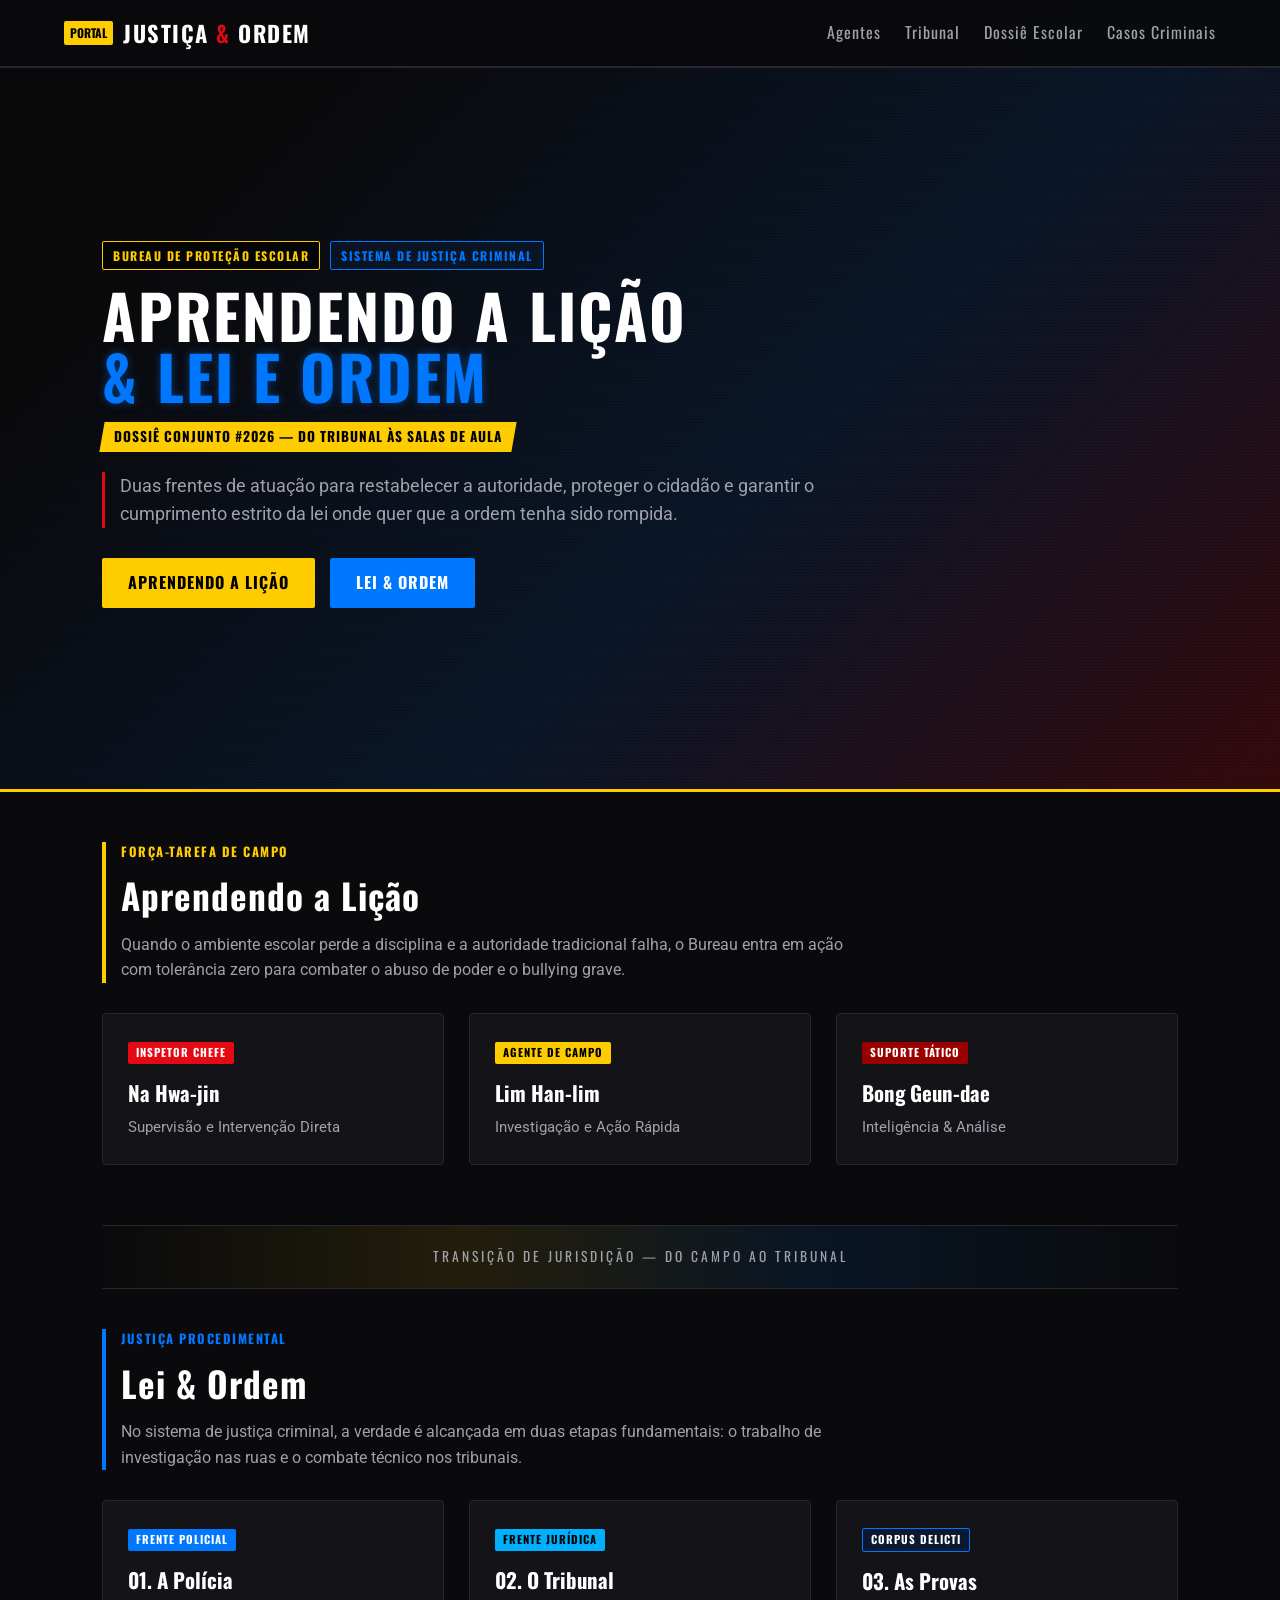
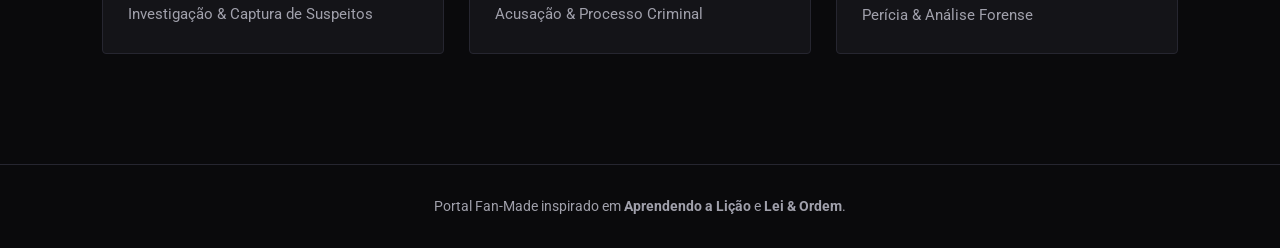
<file: index.html>
<!DOCTYPE html>
<html lang="pt-BR">
<head>
  <meta charset="UTF-8">
  <meta name="viewport" content="width=device-width, initial-scale=1.0">
  <title>Portal Justiça &amp; Ordem | Aprendendo a Lição &amp; Lei e Ordem</title>
  <link rel="stylesheet" href="style.css">
  <link rel="preconnect" href="https://fonts.googleapis.com">
  <link rel="preconnect" href="https://fonts.gstatic.com" crossorigin>
  <link href="https://fonts.googleapis.com/css2?family=Oswald:wght@500;700&family=Roboto:wght@400;700;900&display=swap" rel="stylesheet">
</head>
<body>

  <!-- Barra de Navegação Unificada -->
  <header class="navbar">
    <div class="logo-container">
      <span class="logo-badge">PORTAL</span>
      <h1 class="logo">JUSTIÇA <span class="highlight-red">&amp;</span> ORDEM</h1>
    </div>
    <nav class="nav-links">
      <a href="#licao">Agentes</a>
      <a href="#lei-ordem">Tribunal</a>
      <a href="casos-licao.html" target="_blank">Dossiê Escolar</a>
      <a href="casos-lei-ordem.html" target="_blank">Casos Criminais</a>
    </nav>
  </header>

  <!-- Banner de Destaque Híbrido -->
  <section class="hero-unified">
    <div class="hero-overlay"></div>
    <div class="hero-content">
      <div class="stamp-group">
        <span class="stamp stamp-yellow">BUREAU DE PROTEÇÃO ESCOLAR</span>
        <span class="stamp stamp-blue">SISTEMA DE JUSTIÇA CRIMINAL</span>
      </div>

      <h1 class="main-title">
        APRENDENDO A LIÇÃO <br>
        <span class="title-sub">&amp; LEI E ORDEM</span>
      </h1>

      <div class="warning-bar">
        <span class="warning-text">DOSSIÊ CONJUNTO #2026 — DO TRIBUNAL ÀS SALAS DE AULA</span>
      </div>

      <p class="hero-tagline">
        Duas frentes de atuação para restabelecer a autoridade, proteger o cidadão e garantir o cumprimento estrito da lei onde quer que a ordem tenha sido rompida.
      </p>

      <div class="hero-buttons">
        <a href="casos-licao.html" target="_blank" class="btn btn-yellow">APRENDENDO A LIÇÃO</a>
        <a href="casos-lei-ordem.html" target="_blank" class="btn btn-blue">LEI &amp; ORDEM</a>
      </div>
    </div>
  </section>

  <!-- Conteúdo Principal -->
  <main class="main-container">

    <!-- Seção 1: Aprendendo a Lição -->
    <section id="licao" class="series-section">
      <div class="section-header border-yellow">
        <span class="section-tag tag-yellow">FORÇA-TAREFA DE CAMPO</span>
        <h2>Aprendendo a Lição</h2>
        <p class="section-desc">
          Quando o ambiente escolar perde a disciplina e a autoridade tradicional falha, o Bureau entra em ação com tolerância zero para combater o abuso de poder e o bullying grave.
        </p>
      </div>

      <div class="cards-grid">
        <div class="card card-licao" onclick="mostrarInfo('Na Hwa-jin', 'Inspetor principal do Bureau de Proteção dos Direitos dos Professores. Atua no campo com autoridade total para reprimir o bullying grave e devolver a ordem às escolas.')">
          <div class="card-badge bg-red">INSPETOR CHEFE</div>
          <h3>Na Hwa-jin</h3>
          <p>Supervisão e Intervenção Direta</p>
        </div>

        <div class="card card-licao" onclick="mostrarInfo('Lim Han-lim', 'Agente de campo com treinamento tático avançado. Especialista em combate direto e investigações sob disfarce no ambiente escolar.')">
          <div class="card-badge bg-yellow">AGENTE DE CAMPO</div>
          <h3>Lim Han-lim</h3>
          <p>Investigação e Ação Rápida</p>
        </div>

        <div class="card card-licao" onclick="mostrarInfo('Bong Geun-dae', 'Responsável pela inteligência cibernética, cruzamento de dados, escutas e mapeamento da estrutura de gangues escolares.')">
          <div class="card-badge bg-dark-red">SUPORTE TÁTICO</div>
          <h3>Bong Geun-dae</h3>
          <p>Inteligência &amp; Análise</p>
        </div>
      </div>
    </section>

    <!-- Divisor Visual Estilizado -->
    <div class="series-divider">
      <span>TRANSIÇÃO DE JURISDIÇÃO — DO CAMPO AO TRIBUNAL</span>
    </div>

    <!-- Seção 2: Lei & Ordem -->
    <section id="lei-ordem" class="series-section">
      <div class="section-header border-blue">
        <span class="section-tag tag-blue">JUSTIÇA PROCEDIMENTAL</span>
        <h2>Lei &amp; Ordem</h2>
        <p class="section-desc">
          No sistema de justiça criminal, a verdade é alcançada em duas etapas fundamentais: o trabalho de investigação nas ruas e o combate técnico nos tribunais.
        </p>
      </div>

      <div class="cards-grid">
        <div class="card card-lei" onclick="mostrarInfo('Divisão de Homicídios & Investigação', 'A equipe de detetives atua na coleta rigorosa de provas, preservação da cena do crime e interrogatório de suspeitos.')">
          <div class="card-badge bg-blue">FRENTE POLICIAL</div>
          <h3>01. A Polícia</h3>
          <p>Investigação &amp; Captura de Suspeitos</p>
        </div>

        <div class="card card-lei" onclick="mostrarInfo('Promotoria de Justiça', 'Os promotores públicos assumem os autos do processo, enfrentando complexas batalhas judiciais para garantir a condenação perante o júri.')">
          <div class="card-badge bg-light-blue">FRENTE JURÍDICA</div>
          <h3>02. O Tribunal</h3>
          <p>Acusação &amp; Processo Criminal</p>
        </div>

        <div class="card card-lei" onclick="mostrarInfo('Dossiês de Julgamento', 'Casos de grande repercussão que testam os limites da lei, a ética policial e a imparcialidade do júri.')">
          <div class="card-badge bg-navy">CORPUS DELICTI</div>
          <h3>03. As Provas</h3>
          <p>Perícia &amp; Análise Forense</p>
        </div>
      </div>
    </section>

  </main>

  <!-- Janela Modal Interativa -->
  <div id="modal" class="modal hidden">
    <div class="modal-content">
      <button class="close-btn" id="close-modal" aria-label="Fechar">&times;</button>
      <div class="modal-header">
        <span id="modal-tag" class="modal-tag">DOSSIÊ CONFIDENCIAL</span>
        <h3 id="modal-title"></h3>
      </div>
      <p id="modal-desc"></p>
    </div>
  </div>

  <footer class="footer">
    <p>Portal Fan-Made inspirado em <strong>Aprendendo a Lição</strong> e <strong>Lei &amp; Ordem</strong>.</p>
  </footer>

  <script src="script.js"></script>
</body>
</html>
</file>
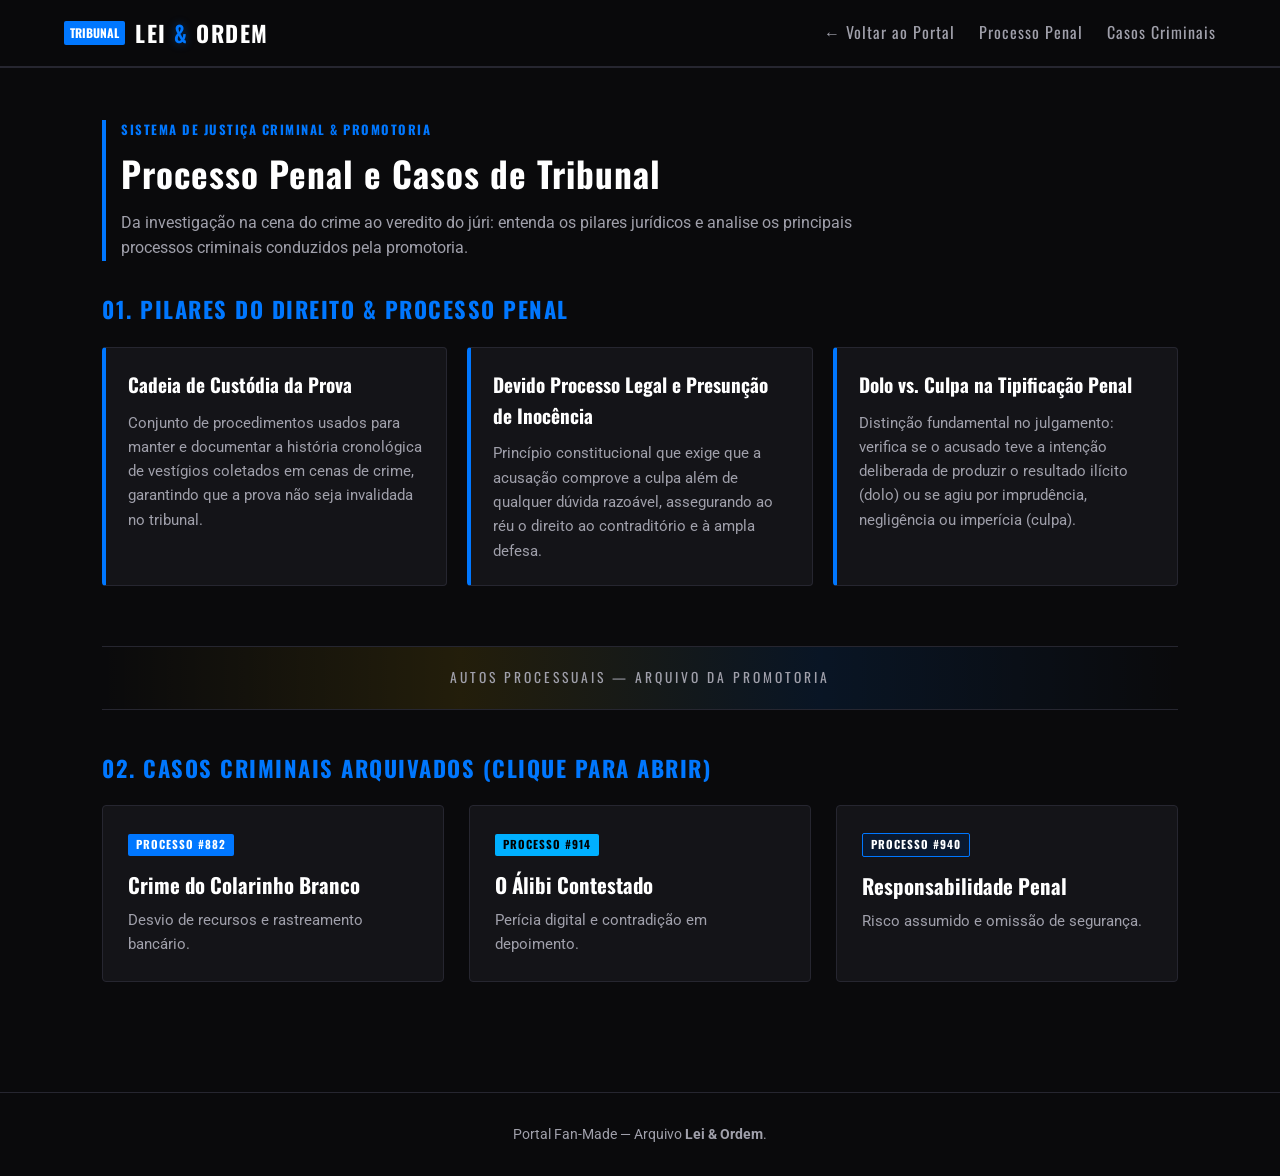
<file: casos-lei-ordem.html>
<!DOCTYPE html>
<html lang="pt-BR">
<head>
  <meta charset="UTF-8">
  <meta name="viewport" content="width=device-width, initial-scale=1.0">
  <title>Casos Criminais &amp; Tribunal | Lei e Ordem</title>
  <link rel="stylesheet" href="style.css">
  <link rel="preconnect" href="https://fonts.googleapis.com">
  <link rel="preconnect" href="https://fonts.gstatic.com" crossorigin>
  <link href="https://fonts.googleapis.com/css2?family=Oswald:wght@500;700&family=Roboto:wght@400;700;900&display=swap" rel="stylesheet">
</head>
<body>

  <header class="navbar">
    <div class="logo-container">
      <span class="logo-badge bg-blue text-white">TRIBUNAL</span>
      <h1 class="logo">LEI <span class="title-sub">&amp;</span> ORDEM</h1>
    </div>
    <nav class="nav-links">
      <a href="index.html">← Voltar ao Portal</a>
      <a href="#codigo-penal">Processo Penal</a>
      <a href="#casos-criminais">Casos Criminais</a>
    </nav>
  </header>

  <main class="main-container page-top-spacing">
    <div class="section-header border-blue">
      <span class="section-tag tag-blue">SISTEMA DE JUSTIÇA CRIMINAL &amp; PROMOTORIA</span>
      <h2>Processo Penal e Casos de Tribunal</h2>
      <p class="section-desc">
        Da investigação na cena do crime ao veredito do júri: entenda os pilares jurídicos e analise os principais processos criminais conduzidos pela promotoria.
      </p>
    </div>

    <!-- Bloco sobre a Lei -->
    <section id="codigo-penal" class="series-section">
      <h3 class="sub-heading text-blue">01. PILARES DO DIREITO &amp; PROCESSO PENAL</h3>
      <div class="law-grid">
        <div class="law-box border-blue">
          <h4>Cadeia de Custódia da Prova</h4>
          <p>Conjunto de procedimentos usados para manter e documentar a história cronológica de vestígios coletados em cenas de crime, garantindo que a prova não seja invalidada no tribunal.</p>
        </div>
        <div class="law-box border-blue">
          <h4>Devido Processo Legal e Presunção de Inocência</h4>
          <p>Princípio constitucional que exige que a acusação comprove a culpa além de qualquer dúvida razoável, assegurando ao réu o direito ao contraditório e à ampla defesa.</p>
        </div>
        <div class="law-box border-blue">
          <h4>Dolo vs. Culpa na Tipificação Penal</h4>
          <p>Distinção fundamental no julgamento: verifica se o acusado teve a intenção deliberada de produzir o resultado ilícito (dolo) ou se agiu por imprudência, negligência ou imperícia (culpa).</p>
        </div>
      </div>
    </section>

    <div class="series-divider">
      <span>AUTOS PROCESSUAIS — ARQUIVO DA PROMOTORIA</span>
    </div>

    <!-- Bloco de Casos Criminais -->
    <section id="casos-criminais" class="series-section">
      <h3 class="sub-heading text-blue">02. CASOS CRIMINAIS ARQUIVADOS (CLIQUE PARA ABRIR)</h3>
      <div class="cards-grid">
        <div class="card card-lei" onclick="mostrarInfo('Processo #882 — Fraude Financeira e Lavagem', 'Investigação: Quebra de sigilo bancário autorizada judicialmente revelou desvios em contratos públicos. No tribunal, a promotoria demonstrou a autoria intelectual por meio de registros eletrônicos.')">
          <div class="card-badge bg-blue">PROCESSO #882</div>
          <h3>Crime do Colarinho Branco</h3>
          <p>Desvio de recursos e rastreamento bancário.</p>
        </div>

        <div class="card card-lei" onclick="mostrarInfo('Processo #914 — Prova Pericial e Álibi', 'Investigação: Um suspeito apresentou álibi aparentemente sólido, mas a perícia forense cruzou dados de antenas de telefonia e registros de câmeras, desmontando a versão da defesa perante o júri.')">
          <div class="card-badge bg-light-blue">PROCESSO #914</div>
          <h3>O Álibi Contestado</h3>
          <p>Perícia digital e contradição em depoimento.</p>
        </div>

        <div class="card card-lei" onclick="mostrarInfo('Processo #940 — Negligência Corporativa', 'Investigação: Falha grave de segurança em obra industrial causou acidente evitável. O Ministério Público acusou os responsáveis por dolo eventual após encontrar e-mails ignorando alertas técnicos.')">
          <div class="card-badge bg-navy">PROCESSO #940</div>
          <h3>Responsabilidade Penal</h3>
          <p>Risco assumido e omissão de segurança.</p>
        </div>
      </div>
    </section>
  </main>

  <!-- Modal -->
  <div id="modal" class="modal hidden">
    <div class="modal-content modal-blue">
      <button class="close-btn" id="close-modal" aria-label="Fechar">&times;</button>
      <div class="modal-header">
        <span class="modal-tag text-blue">AUTOS DO TRIBUNAL</span>
        <h3 id="modal-title"></h3>
      </div>
      <p id="modal-desc"></p>
    </div>
  </div>

  <footer class="footer">
    <p>Portal Fan-Made — Arquivo <strong>Lei &amp; Ordem</strong>.</p>
  </footer>

  <script src="script.js"></script>
</body>
</html>
</file>
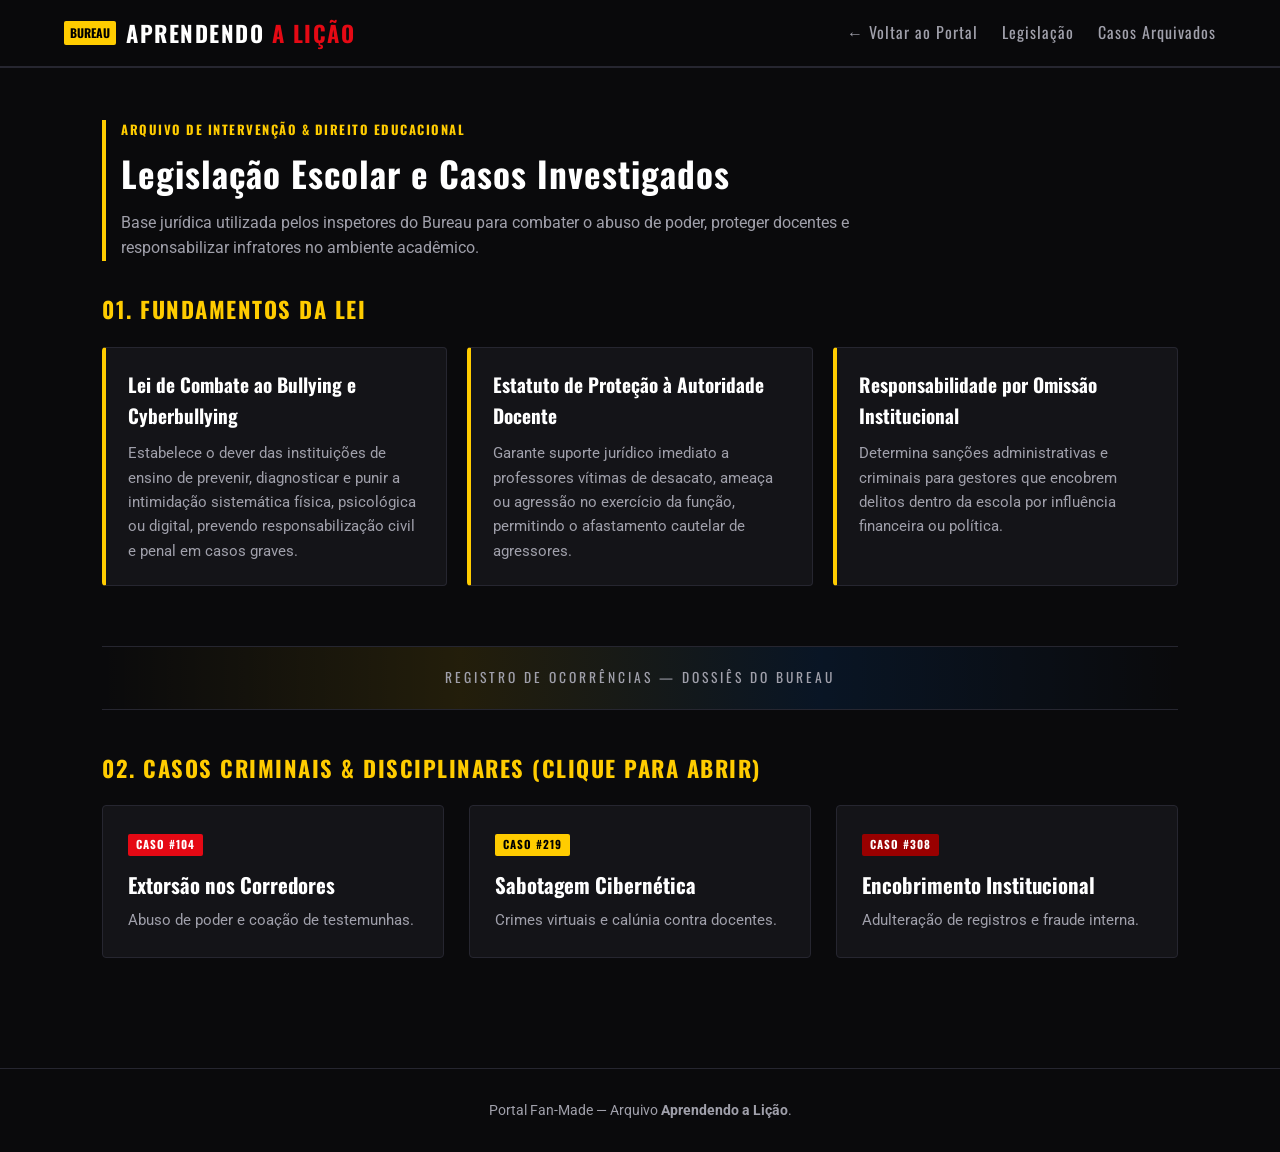
<file: casos-licao.html>
<!DOCTYPE html>
<html lang="pt-BR">
<head>
  <meta charset="UTF-8">
  <meta name="viewport" content="width=device-width, initial-scale=1.0">
  <title>Dossiê Escolar &amp; Leis | Aprendendo a Lição</title>
  <link rel="stylesheet" href="style.css">
  <link rel="preconnect" href="https://fonts.googleapis.com">
  <link rel="preconnect" href="https://fonts.gstatic.com" crossorigin>
  <link href="https://fonts.googleapis.com/css2?family=Oswald:wght@500;700&family=Roboto:wght@400;700;900&display=swap" rel="stylesheet">
</head>
<body>

  <header class="navbar">
    <div class="logo-container">
      <span class="logo-badge">BUREAU</span>
      <h1 class="logo">APRENDENDO <span class="highlight-red">A LIÇÃO</span></h1>
    </div>
    <nav class="nav-links">
      <a href="index.html">← Voltar ao Portal</a>
      <a href="#leis">Legislação</a>
      <a href="#casos">Casos Arquivados</a>
    </nav>
  </header>

  <main class="main-container page-top-spacing">
    <div class="section-header border-yellow">
      <span class="section-tag tag-yellow">ARQUIVO DE INTERVENÇÃO &amp; DIREITO EDUCACIONAL</span>
      <h2>Legislação Escolar e Casos Investigados</h2>
      <p class="section-desc">
        Base jurídica utilizada pelos inspetores do Bureau para combater o abuso de poder, proteger docentes e responsabilizar infratores no ambiente acadêmico.
      </p>
    </div>

    <!-- Bloco sobre a Lei -->
    <section id="leis" class="series-section">
      <h3 class="sub-heading text-yellow">01. FUNDAMENTOS DA LEI</h3>
      <div class="law-grid">
        <div class="law-box border-yellow">
          <h4>Lei de Combate ao Bullying e Cyberbullying</h4>
          <p>Estabelece o dever das instituições de ensino de prevenir, diagnosticar e punir a intimidação sistemática física, psicológica ou digital, prevendo responsabilização civil e penal em casos graves.</p>
        </div>
        <div class="law-box border-yellow">
          <h4>Estatuto de Proteção à Autoridade Docente</h4>
          <p>Garante suporte jurídico imediato a professores vítimas de desacato, ameaça ou agressão no exercício da função, permitindo o afastamento cautelar de agressores.</p>
        </div>
        <div class="law-box border-yellow">
          <h4>Responsabilidade por Omissão Institucional</h4>
          <p>Determina sanções administrativas e criminais para gestores que encobrem delitos dentro da escola por influência financeira ou política.</p>
        </div>
      </div>
    </section>

    <div class="series-divider">
      <span>REGISTRO DE OCORRÊNCIAS — DOSSIÊS DO BUREAU</span>
    </div>

    <!-- Bloco de Casos -->
    <section id="casos" class="series-section">
      <h3 class="sub-heading text-yellow">02. CASOS CRIMINAIS &amp; DISCIPLINARES (CLIQUE PARA ABRIR)</h3>
      <div class="cards-grid">
        <div class="card card-licao" onclick="mostrarInfo('Caso #104 — Extorsão e Coação Estudantil', 'Enquadramento: Crime de extorsão e associação ilícita. Um grupo utilizava influência familiar para intimidar colegas e silenciar testemunhas. A intervenção do Bureau reuniu provas digitais e garantiu a transferência compulsória e o encaminhamento ao Ministério Público.')">
          <div class="card-badge bg-red">CASO #104</div>
          <h3>Extorsão nos Corredores</h3>
          <p>Abuso de poder e coação de testemunhas.</p>
        </div>

        <div class="card card-licao" onclick="mostrarInfo('Caso #219 — Difamação Digital e Vazamento', 'Enquadramento: Crimes contra a honra e invasão de dispositivo informático. Perfis anônimos divulgavam montagens falsas para destruir a reputação de uma professora. A equipe de inteligência rastreou os IPs e apresentou laudo pericial.')">
          <div class="card-badge bg-yellow">CASO #219</div>
          <h3>Sabotagem Cibernética</h3>
          <p>Crimes virtuais e calúnia contra docentes.</p>
        </div>

        <div class="card card-licao" onclick="mostrarInfo('Caso #308 — Omissão da Diretoria', 'Enquadramento: Prevaricação e falsidade ideológica. Registros disciplinares foram adulterados para proteger doadores da escola. O caso resultou na destituição da diretoria e abertura de inquérito oficial.')">
          <div class="card-badge bg-dark-red">CASO #308</div>
          <h3>Encobrimento Institucional</h3>
          <p>Adulteração de registros e fraude interna.</p>
        </div>
      </div>
    </section>
  </main>

  <!-- Modal -->
  <div id="modal" class="modal hidden">
    <div class="modal-content">
      <button class="close-btn" id="close-modal" aria-label="Fechar">&times;</button>
      <div class="modal-header">
        <span class="modal-tag">RELATÓRIO OFICIAL DO BUREAU</span>
        <h3 id="modal-title"></h3>
      </div>
      <p id="modal-desc"></p>
    </div>
  </div>

  <footer class="footer">
    <p>Portal Fan-Made — Arquivo <strong>Aprendendo a Lição</strong>.</p>
  </footer>

  <script src="script.js"></script>
</body>
</html>
</file>
<file: style.css>
@import url('https://fonts.googleapis.com/css2?family=Oswald:wght@500;700&family=Roboto:wght@400;700;900&display=swap');

:root {
  --bg-dark: #0a0a0c;
  --bg-card: #141418;
  --bg-card-hover: #1c1c24;
  --yellow-warning: #ffcc00;
  --red-netflix: #e50914;
  --red-dark: #990000;
  --blue-police: #0077ff;
  --blue-dark: #0a192f;
  --text-white: #ffffff;
  --text-muted: #a0a0ab;
  --border-color: #262630;
}

* {
  margin: 0;
  padding: 0;
  box-sizing: border-box;
}

body {
  background-color: var(--bg-dark);
  color: var(--text-white);
  font-family: 'Roboto', sans-serif;
  line-height: 1.6;
  overflow-x: hidden;
}

/* Header & Navbar */
.navbar {
  display: flex;
  justify-content: space-between;
  align-items: center;
  padding: 15px 5%;
  background-color: rgba(10, 10, 12, 0.95);
  border-bottom: 2px solid var(--border-color);
  position: fixed;
  top: 0;
  width: 100%;
  z-index: 1000;
  backdrop-filter: blur(8px);
}

.logo-container {
  display: flex;
  align-items: center;
  gap: 10px;
}

.logo-badge {
  background-color: var(--yellow-warning);
  color: #000;
  font-family: 'Oswald', sans-serif;
  font-weight: 700;
  font-size: 0.75rem;
  padding: 2px 6px;
  border-radius: 2px;
}

.logo {
  font-family: 'Oswald', sans-serif;
  font-size: 1.4rem;
  letter-spacing: 1.5px;
}

.highlight-red {
  color: var(--red-netflix);
}

.nav-links a {
  color: var(--text-muted);
  text-decoration: none;
  font-family: 'Oswald', sans-serif;
  font-size: 1rem;
  margin-left: 20px;
  letter-spacing: 1px;
  transition: color 0.3s;
}

.nav-links a:hover {
  color: var(--yellow-warning);
}

/* Banner Híbrido */
.hero-unified {
  position: relative;
  min-height: 88vh;
  padding: 120px 8% 60px 8%;
  background: linear-gradient(135deg, rgba(10, 10, 12, 0.95) 20%, rgba(10, 25, 47, 0.85) 60%, rgba(229, 9, 20, 0.2) 100%),
              url('https://images.unsplash.com/photo-1509062522246-3755977927d7?auto=format&fit=crop&w=1600&q=80') center/cover no-repeat;
  display: flex;
  align-items: center;
  border-bottom: 3px solid var(--yellow-warning);
}

.hero-unified::before {
  content: "";
  position: absolute;
  top: 0;
  left: 0;
  width: 100%;
  height: 100%;
  background: repeating-linear-gradient(
    0deg,
    rgba(0, 0, 0, 0.15),
    rgba(0, 0, 0, 0.15) 1px,
    transparent 1px,
    transparent 3px
  );
  pointer-events: none;
}

.hero-content {
  position: relative;
  z-index: 2;
  max-width: 780px;
}

.stamp-group {
  display: flex;
  gap: 10px;
  flex-wrap: wrap;
  margin-bottom: 15px;
}

.stamp {
  font-family: 'Oswald', sans-serif;
  font-size: 0.75rem;
  font-weight: 700;
  padding: 4px 10px;
  letter-spacing: 1.5px;
  border-radius: 2px;
}

.stamp-yellow {
  border: 1px solid var(--yellow-warning);
  color: var(--yellow-warning);
  background: rgba(0, 0, 0, 0.6);
}

.stamp-blue {
  border: 1px solid var(--blue-police);
  color: var(--blue-police);
  background: rgba(10, 25, 47, 0.6);
}

.main-title {
  font-family: 'Oswald', sans-serif;
  font-size: 3.8rem;
  line-height: 1;
  text-transform: uppercase;
  letter-spacing: 2px;
  margin-bottom: 15px;
}

.title-sub {
  color: var(--blue-police);
  text-shadow: 0 0 10px rgba(0, 119, 255, 0.4);
}

.warning-bar {
  display: inline-block;
  background: var(--yellow-warning);
  color: #000;
  font-family: 'Oswald', sans-serif;
  font-weight: 700;
  font-size: 0.85rem;
  padding: 4px 12px;
  margin-bottom: 20px;
  transform: skewX(-10deg);
}

.warning-text {
  display: inline-block;
  transform: skewX(10deg);
  letter-spacing: 1px;
}

.hero-tagline {
  font-size: 1.1rem;
  color: var(--text-muted);
  margin-bottom: 30px;
  border-left: 3px solid var(--red-netflix);
  padding-left: 15px;
}

.hero-buttons {
  display: flex;
  gap: 15px;
  flex-wrap: wrap;
}

.btn {
  font-family: 'Oswald', sans-serif;
  font-size: 1rem;
  font-weight: 700;
  letter-spacing: 1px;
  padding: 12px 26px;
  border-radius: 2px;
  text-decoration: none;
  transition: all 0.2s ease;
  cursor: pointer;
}

.btn-yellow {
  background-color: var(--yellow-warning);
  color: #000;
}

.btn-yellow:hover {
  background-color: #e6b800;
  box-shadow: 0 4px 15px rgba(255, 204, 0, 0.3);
  transform: translateY(-2px);
}

.btn-blue {
  background-color: var(--blue-police);
  color: #fff;
}

.btn-blue:hover {
  background-color: #0056b3;
  box-shadow: 0 4px 15px rgba(0, 119, 255, 0.4);
  transform: translateY(-2px);
}

/* Layout Principal */
.main-container {
  padding: 50px 8%;
}

.page-top-spacing {
  padding-top: 120px;
}

.series-section {
  margin-bottom: 60px;
}

.section-header {
  padding-left: 15px;
  margin-bottom: 30px;
}

.border-yellow {
  border-left: 4px solid var(--yellow-warning);
}

.border-blue {
  border-left: 4px solid var(--blue-police);
}

.section-tag {
  font-family: 'Oswald', sans-serif;
  font-size: 0.8rem;
  font-weight: 700;
  letter-spacing: 1.5px;
  display: block;
  margin-bottom: 5px;
}

.tag-yellow { color: var(--yellow-warning); }
.tag-blue { color: var(--blue-police); }
.text-yellow { color: var(--yellow-warning); }
.text-blue { color: var(--blue-police); }
.text-white { color: #ffffff; }

.section-header h2 {
  font-family: 'Oswald', sans-serif;
  font-size: 2.2rem;
  letter-spacing: 1px;
  margin-bottom: 8px;
}

.section-desc {
  color: var(--text-muted);
  max-width: 750px;
}

.sub-heading {
  font-family: 'Oswald', sans-serif;
  font-size: 1.4rem;
  letter-spacing: 1.5px;
  margin-bottom: 20px;
}

/* Blocos de Legislação */
.law-grid {
  display: grid;
  grid-template-columns: repeat(auto-fit, minmax(280px, 1fr));
  gap: 20px;
}

.law-box {
  background-color: var(--bg-card);
  padding: 22px;
  border-radius: 4px;
  border-top: 1px solid var(--border-color);
  border-right: 1px solid var(--border-color);
  border-bottom: 1px solid var(--border-color);
}

.law-box h4 {
  font-family: 'Oswald', sans-serif;
  font-size: 1.2rem;
  margin-bottom: 10px;
  color: var(--text-white);
}

.law-box p {
  color: var(--text-muted);
  font-size: 0.95rem;
  line-height: 1.6;
}

/* Cards Grid */
.cards-grid {
  display: grid;
  grid-template-columns: repeat(auto-fit, minmax(260px, 1fr));
  gap: 25px;
}

.card {
  background-color: var(--bg-card);
  border: 1px solid var(--border-color);
  padding: 25px;
  border-radius: 4px;
  cursor: pointer;
  transition: all 0.3s ease;
  position: relative;
}

.card-badge {
  display: inline-block;
  font-family: 'Oswald', sans-serif;
  font-size: 0.7rem;
  font-weight: 700;
  padding: 2px 8px;
  border-radius: 2px;
  margin-bottom: 12px;
  letter-spacing: 1px;
}

.bg-red { background: var(--red-netflix); color: #fff; }
.bg-yellow { background: var(--yellow-warning); color: #000; }
.bg-dark-red { background: var(--red-dark); color: #fff; }
.bg-blue { background: var(--blue-police); color: #fff; }
.bg-light-blue { background: #00b0ff; color: #000; }
.bg-navy { background: var(--blue-dark); color: #fff; border: 1px solid var(--blue-police); }

.card h3 {
  font-family: 'Oswald', sans-serif;
  font-size: 1.3rem;
  margin-bottom: 6px;
}

.card p {
  color: var(--text-muted);
  font-size: 0.95rem;
}

.card-licao:hover {
  background-color: var(--bg-card-hover);
  border-color: var(--yellow-warning);
  transform: translateY(-5px);
  box-shadow: 0 5px 20px rgba(255, 204, 0, 0.15);
}

.card-lei:hover {
  background-color: var(--bg-card-hover);
  border-color: var(--blue-police);
  transform: translateY(-5px);
  box-shadow: 0 5px 20px rgba(0, 119, 255, 0.2);
}

/* Divisor de Séries */
.series-divider {
  text-align: center;
  padding: 20px;
  margin: 40px 0;
  background: linear-gradient(90deg, transparent, rgba(255, 204, 0, 0.1), rgba(0, 119, 255, 0.1), transparent);
  border-top: 1px solid var(--border-color);
  border-bottom: 1px solid var(--border-color);
  font-family: 'Oswald', sans-serif;
  letter-spacing: 3px;
  color: var(--text-muted);
  font-size: 0.85rem;
}

/* Modal Popup */
.modal {
  position: fixed;
  top: 0;
  left: 0;
  width: 100%;
  height: 100%;
  background-color: rgba(0, 0, 0, 0.85);
  display: flex;
  align-items: center;
  justify-content: center;
  z-index: 2000;
  backdrop-filter: blur(5px);
}

.hidden {
  display: none;
}

.modal-content {
  background-color: var(--bg-card);
  border: 2px solid var(--yellow-warning);
  padding: 35px;
  border-radius: 4px;
  max-width: 480px;
  width: 90%;
  position: relative;
  box-shadow: 0 10px 30px rgba(0, 0, 0, 0.8);
}

.modal-blue {
  border-color: var(--blue-police);
}

.close-btn {
  position: absolute;
  top: 10px;
  right: 15px;
  background: none;
  border: none;
  font-size: 1.8rem;
  color: var(--text-muted);
  cursor: pointer;
  transition: color 0.2s;
}

.close-btn:hover {
  color: var(--red-netflix);
}

.modal-tag {
  font-family: 'Oswald', sans-serif;
  font-size: 0.75rem;
  color: var(--yellow-warning);
  letter-spacing: 1.5px;
  display: block;
  margin-bottom: 5px;
}

.modal-header h3 {
  font-family: 'Oswald', sans-serif;
  font-size: 1.8rem;
  margin-bottom: 15px;
  color: var(--text-white);
}

#modal-desc {
  color: var(--text-muted);
  font-size: 1rem;
  line-height: 1.6;
}

/* Rodapé */
.footer {
  text-align: center;
  padding: 30px;
  border-top: 1px solid var(--border-color);
  color: var(--text-muted);
  font-size: 0.9rem;
}

@media (max-width: 768px) {
  .main-title {
    font-size: 2.5rem;
  }
  .navbar {
    flex-direction: column;
    gap: 10px;
  }
  .nav-links a {
    margin: 0 8px;
    font-size: 0.9rem;
  }
  .page-top-spacing {
    padding-top: 140px;
  }
}
</file>
